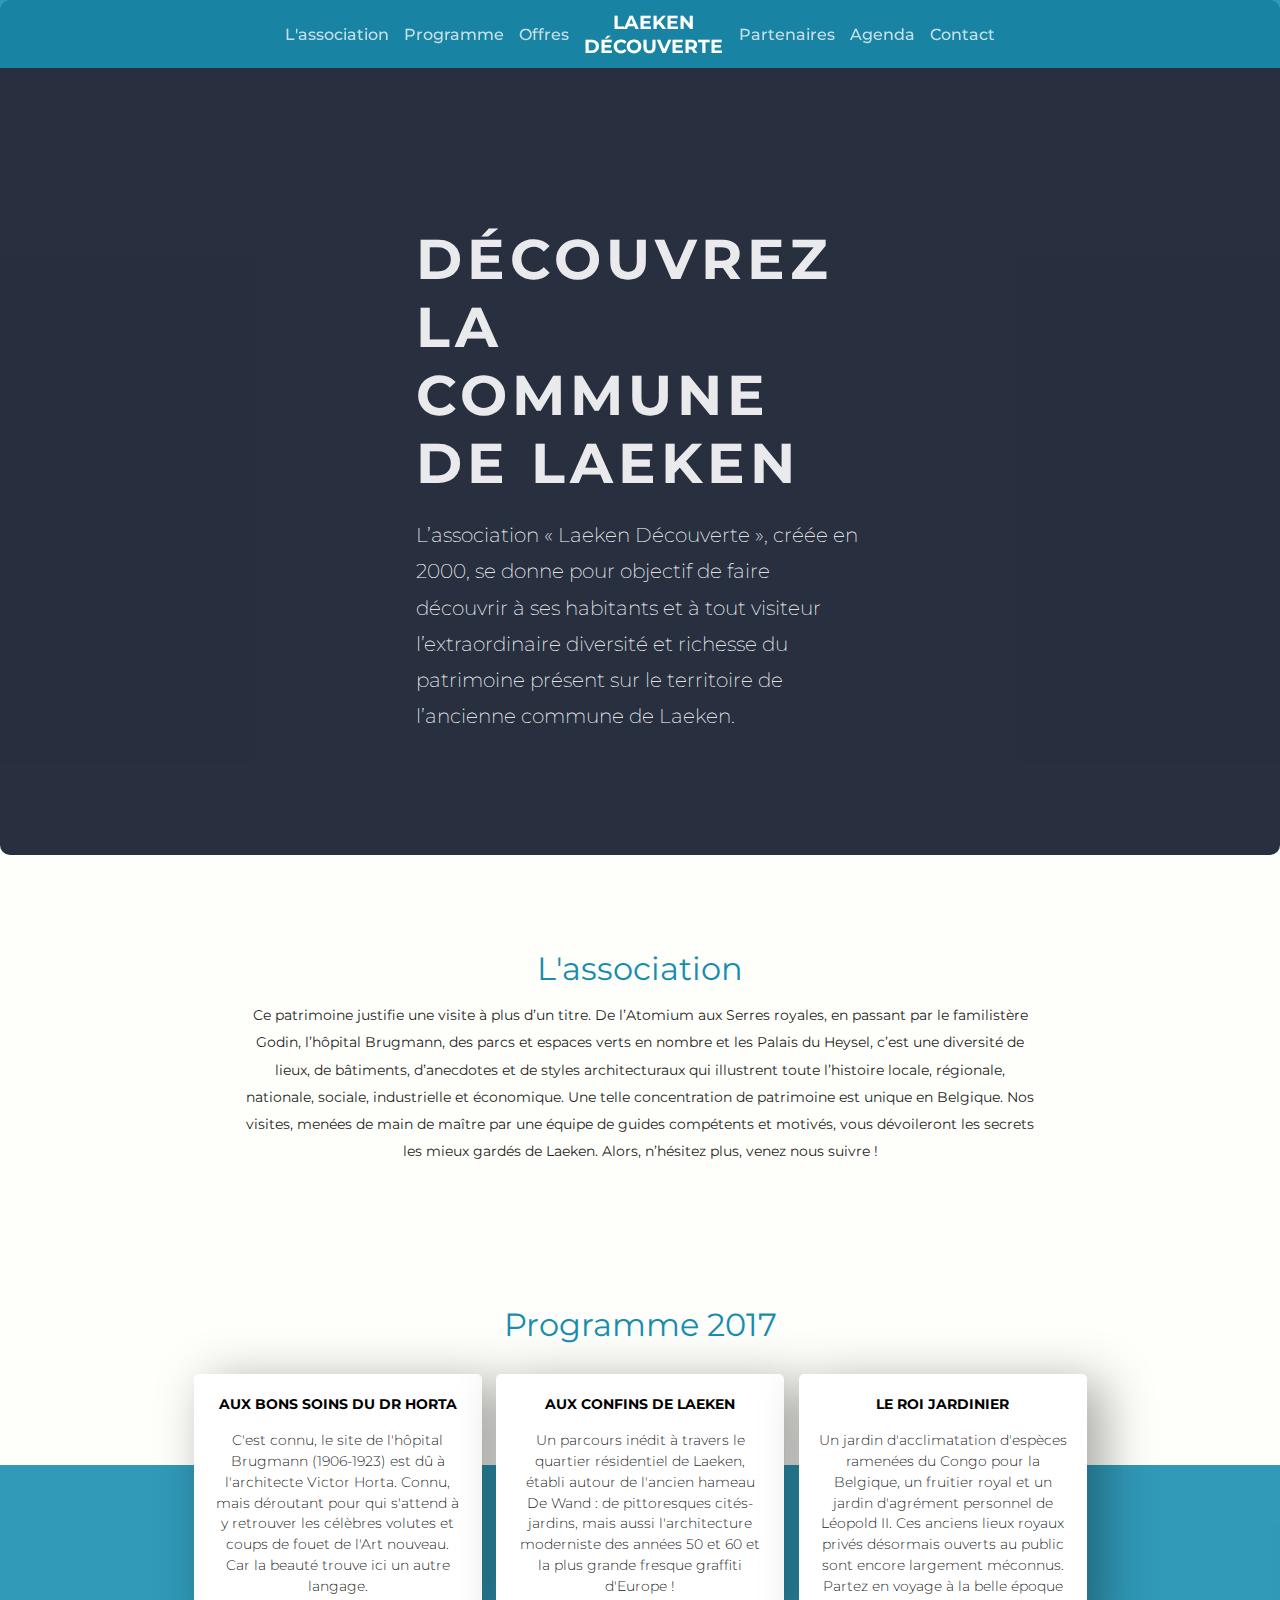
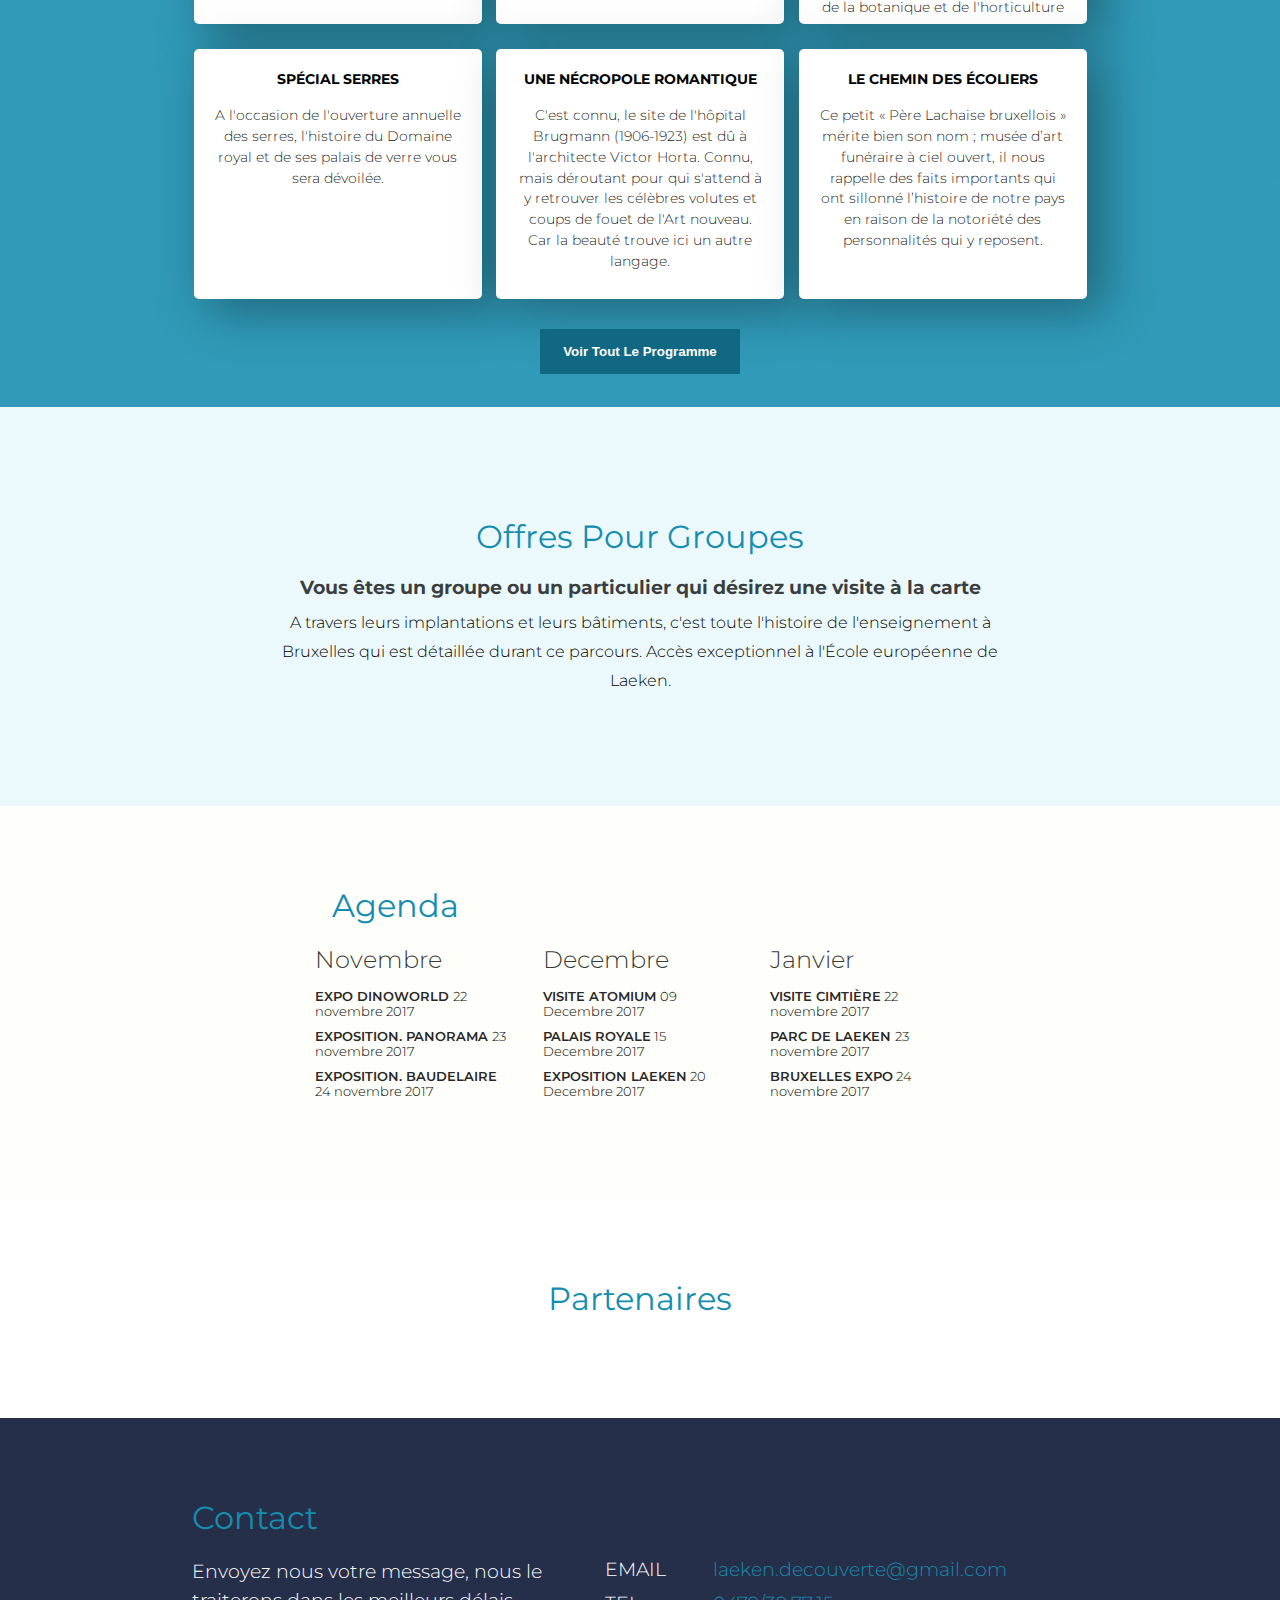
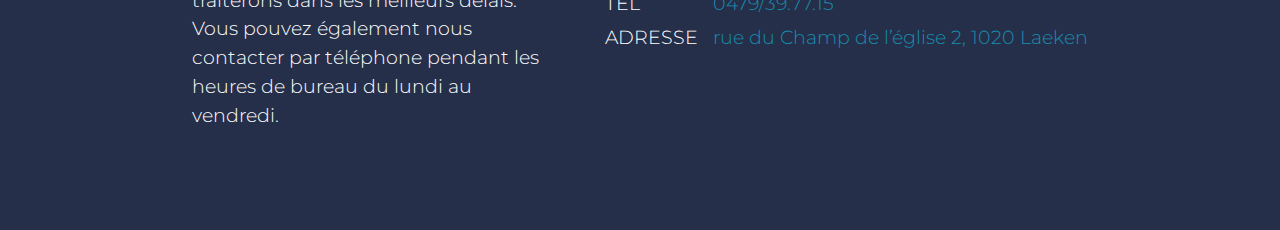
<file: index.html>
<!doctype html>
<html lang="en">
<head>
    <meta charset="UTF-8">
    <meta name="viewport"
          content="width=device-width, user-scalable=no, initial-scale=1.0, maximum-scale=1.0, minimum-scale=1.0">
    <meta http-equiv="X-UA-Compatible" content="ie=edge">
    <link rel="stylesheet" href="styles.css">

    <link rel="apple-touch-icon" sizes="180x180" href="./img/Favicon/apple-touch-icon.png">
    <link rel="icon" type="image/png" sizes="32x32" href="./img/Favicon/favicon-32x32.png">
    <link rel="icon" type="image/png" sizes="16x16" href="./img/Favicon/favicon-16x16.png">
    <link rel="manifest" href="./img/Favicon/manifest.json">
    <link rel="mask-icon" href="./img/Favicon/safari-pinned-tab.svg" color="#5bbad5">


    <meta name="msapplication-TileColor" content="#da532c">
    <meta name="msapplication-TileImage" content="/mstile-144x144.png">
    <meta name="theme-color" content="#ffffff">
    <title>Laeken Découverte</title>
</head>
<body>
<header>
    <div id="header_overlay">
        <nav>
            <div id="nav_bg">
                <h3 id="logo_mobile">
                    laken <br> Découverte
                </h3>
                <ul id="menu">
                    <li id="assoc_link">L'association</li>
                    <li id="programme_link">Programme</li>
                    <li id="offre_link">Offres</li>
                    <li id="logo"><h2>Laeken <br> Découverte</h2></li>
                    <li id="partenaires_link">Partenaires</li>
                    <li id="agenda_link">Agenda</li>
                    <li id="contact_link">Contact</li>
                </ul>
            </div>
        </nav>
        <div id="content">
            <h1>Découvrez la commune de Laeken</h1>
            <p>L’association « Laeken Découverte », créée en 2000, se donne pour objectif de faire découvrir à ses
                habitants et à tout visiteur l’extraordinaire diversité et richesse du patrimoine présent sur le
                territoire de l’ancienne commune de Laeken.</p>
        </div>

    </div>


</header>

<div id="mission">
    <h2 class="title">L'association</h2>
    <p>Ce patrimoine justifie une visite à plus d’un titre. De l’Atomium aux Serres royales, en passant par le
        familistère Godin, l’hôpital Brugmann, des parcs et espaces verts en nombre et les Palais du Heysel,
        c’est une diversité de lieux, de bâtiments, d’anecdotes et de styles architecturaux qui illustrent toute
        l’histoire
        locale, régionale, nationale, sociale, industrielle et économique. Une telle concentration de patrimoine est
        unique en Belgique.
        Nos visites, menées de main de maître par une équipe de guides compétents et motivés, vous dévoileront les
        secrets les mieux gardés de Laeken. Alors, n’hésitez plus, venez nous suivre !</p>
</div>

<div id="programme">
    <div class="bg">
        <h2 class="title">Programme 2017</h2>
        <div class="content">
            <div class="item">
                <div class="text">
                    <h3>Aux bons soins du Dr Horta</h3>
                    <p>C'est connu, le site de l'hôpital Brugmann (1906-1923) est dû à l'architecte Victor Horta. Connu,
                        mais déroutant pour qui s'attend à y retrouver les célèbres volutes et coups de fouet de l'Art
                        nouveau. Car la beauté trouve ici un autre langage.</p>
                </div>
            </div>
            <div class="item">
                <div class="text">
                    <h3>Aux confins de Laeken</h3>
                    <p>Un parcours inédit à travers le quartier résidentiel de Laeken, établi autour de l'ancien hameau
                        De Wand : de pittoresques cités-jardins, mais aussi l'architecture moderniste des années 50 et
                        60 et la plus grande fresque graffiti d'Europe !</p>
                </div>
            </div>
            <div class="item">
                <div class="text">
                    <h3>Le Roi Jardinier</h3>
                    <p>Un jardin d'acclimatation d'espèces ramenées du Congo pour la Belgique, un fruitier royal et un
                        jardin d'agrément personnel de Léopold II. Ces anciens lieux royaux privés désormais ouverts au
                        public sont encore largement méconnus. Partez en voyage à la belle époque de la botanique et de
                        l'horticulture</p>
                </div>
            </div>
            <div class="item">
                <div class="text">
                    <h3>Spécial Serres</h3>
                    <p>A l'occasion de l'ouverture annuelle des serres, l'histoire du Domaine royal et de ses palais de
                        verre vous sera dévoilée.</p>
                </div>
            </div>
            <div class="item">
                <div class="text">
                    <h3>Une nécropole romantique</h3>
                    <p>C'est connu, le site de l'hôpital Brugmann (1906-1923) est dû à l'architecte Victor Horta. Connu,
                        mais déroutant pour qui s'attend à y retrouver les célèbres volutes et coups de fouet de l'Art
                        nouveau. Car la beauté trouve ici un autre langage.</p>
                </div>
            </div>
            <div class="item">
                <div class="text">
                    <h3>Le chemin des écoliers</h3>
                    <p>Ce petit « Père Lachaise bruxellois » mérite bien son nom ; musée d’art funéraire à ciel ouvert,
                        il nous rappelle des faits importants qui ont sillonné l’histoire de notre pays en raison de la
                        notoriété des personnalités qui y reposent.</p>
                </div>
            </div>
            <div class="noflex">
                <a href="http://www.laekendecouverte.be/spip.php?rubrique1">
                    <button>Voir Tout Le Programme</button>
                </a>
            </div>
        </div>
    </div>
</div>
<div id="offres">
    <h2 class="title">Offres Pour Groupes</h2>
    <div class="content">
        <h3>Vous êtes un groupe ou un particulier qui désirez une visite à la carte</h3>
        <p>A travers leurs implantations et leurs bâtiments, c'est toute l'histoire de l'enseignement à Bruxelles qui
            est détaillée durant ce parcours. Accès exceptionnel à l'École européenne de Laeken.</p>
    </div>
</div>


<div id="agenda">
    <div id="ctn_title">
        <h2 class="title">Agenda</h2>
    </div>
    <div class="content">
        <div class="item">
            <h3>Novembre</h3>
            <ul>
                <li><span class="lieu">Expo DinoWorld </span> 22 novembre 2017</li>
                <li><span class="lieu">Exposition. Panorama </span> 23 novembre 2017</li>
                <li><span class="lieu">Exposition. Baudelaire </span> 24 novembre 2017</li>
            </ul>
        </div>
        <div class="item">
            <h3>Decembre</h3>
            <ul>
                <li><span class="lieu">Visite Atomium </span> 09 Decembre 2017</li>
                <li><span class="lieu">Palais Royale</span> 15 Decembre 2017</li>
                <li><span class="lieu">Exposition Laeken</span> 20 Decembre 2017</li>
            </ul>
        </div>
        <div class="item">
            <h3>Janvier</h3>
            <ul>
                <li><span class="lieu">Visite Cimtière</span> 22 novembre 2017</li>
                <li><span class="lieu">Parc de Laeken </span> 23 novembre 2017</li>
                <li><span class="lieu">Bruxelles expo</span> 24 novembre 2017</li>
            </ul>
        </div>
    </div>
</div>

<div id="partenaires">
    <h2 class="title">Partenaires</h2>
    <div class="content">
        <div class="img_ctn"><img class="lazyload" data-size="auto" data-src="img/logos/Atomium.png" alt=""></div>
        <div class="img_ctn"><img class="lazyload" data-size="auto" data-src="img/logos/brosella_500.jpg" alt=""></div>
        <div class="img_ctn"><img class="lazyload" data-size="auto" data-src="img/logos/bruzz.png" alt=""></div>
        <div class="img_ctn"><img class="lazyload" data-size="auto" data-src="img/logos/logomdcbxlnord.png" alt="">
        </div>
        <div class="img_ctn"><img class="lazyload" data-size="auto" data-src="img/logos/bx1.png" alt=""></div>
        <div class="img_ctn"><img class="lazyload" data-size="auto" data-src="img/logos/ieb.jpg" alt=""></div>
        <div class="img_ctn"><img class="lazyload" data-size="auto" data-src="img/logos/picol.png" alt=""></div>
        <div class="img_ctn"><img class="lazyload" data-size="auto" data-src="img/logos/visitbrussels.png" alt=""></div>
    </div>
</div>

<div id="contact">
    <h2 class="title">Contact</h2>
    <div class="content">
        <div class="text">
            Envoyez nous votre message, nous le traiterons dans les meilleurs délais.
            Vous pouvez également nous contacter par téléphone pendant les heures de bureau du lundi au vendredi.
        </div>
        <div class="infos">
            <div class="infosKey">
                <ul>
                    <li>Email</li>
                    <li>Tel</li>
                    <li>Adresse</li>
                </ul>
            </div>
            <div class="infosValue">
                <ul>
                    <li><span>laeken.decouverte@gmail.com</span></li>
                    <li><span>0479/39.77.15</span></li>
                    <li><span>rue du Champ de l’église 2, 1020 Laeken</span></li>
                </ul>
            </div>
        </div>
    </div>
</div>
<script src="./upup.min.js"></script>
<script src="./bundle.js"></script>
<script>
    UpUp.start({
        'content-url': 'offline.html'
    });
</script>
</body>
</html>
</file>
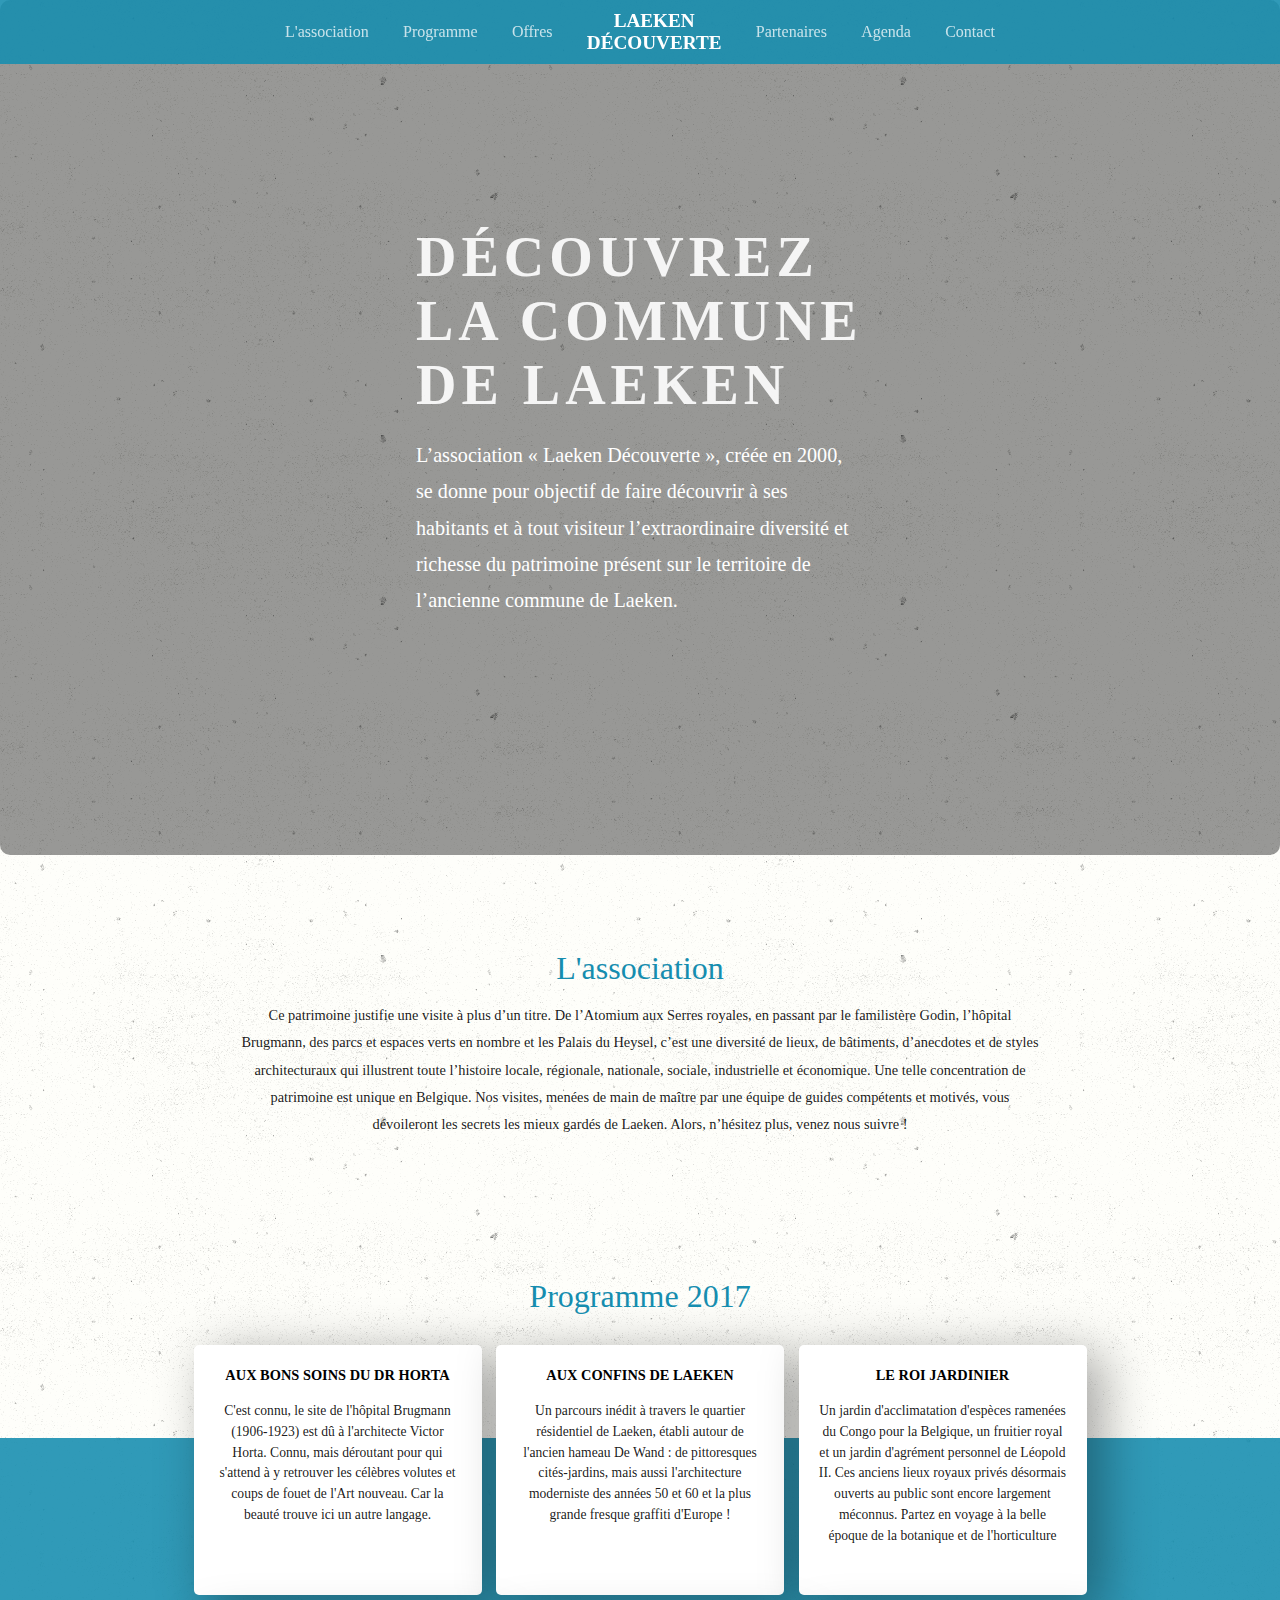
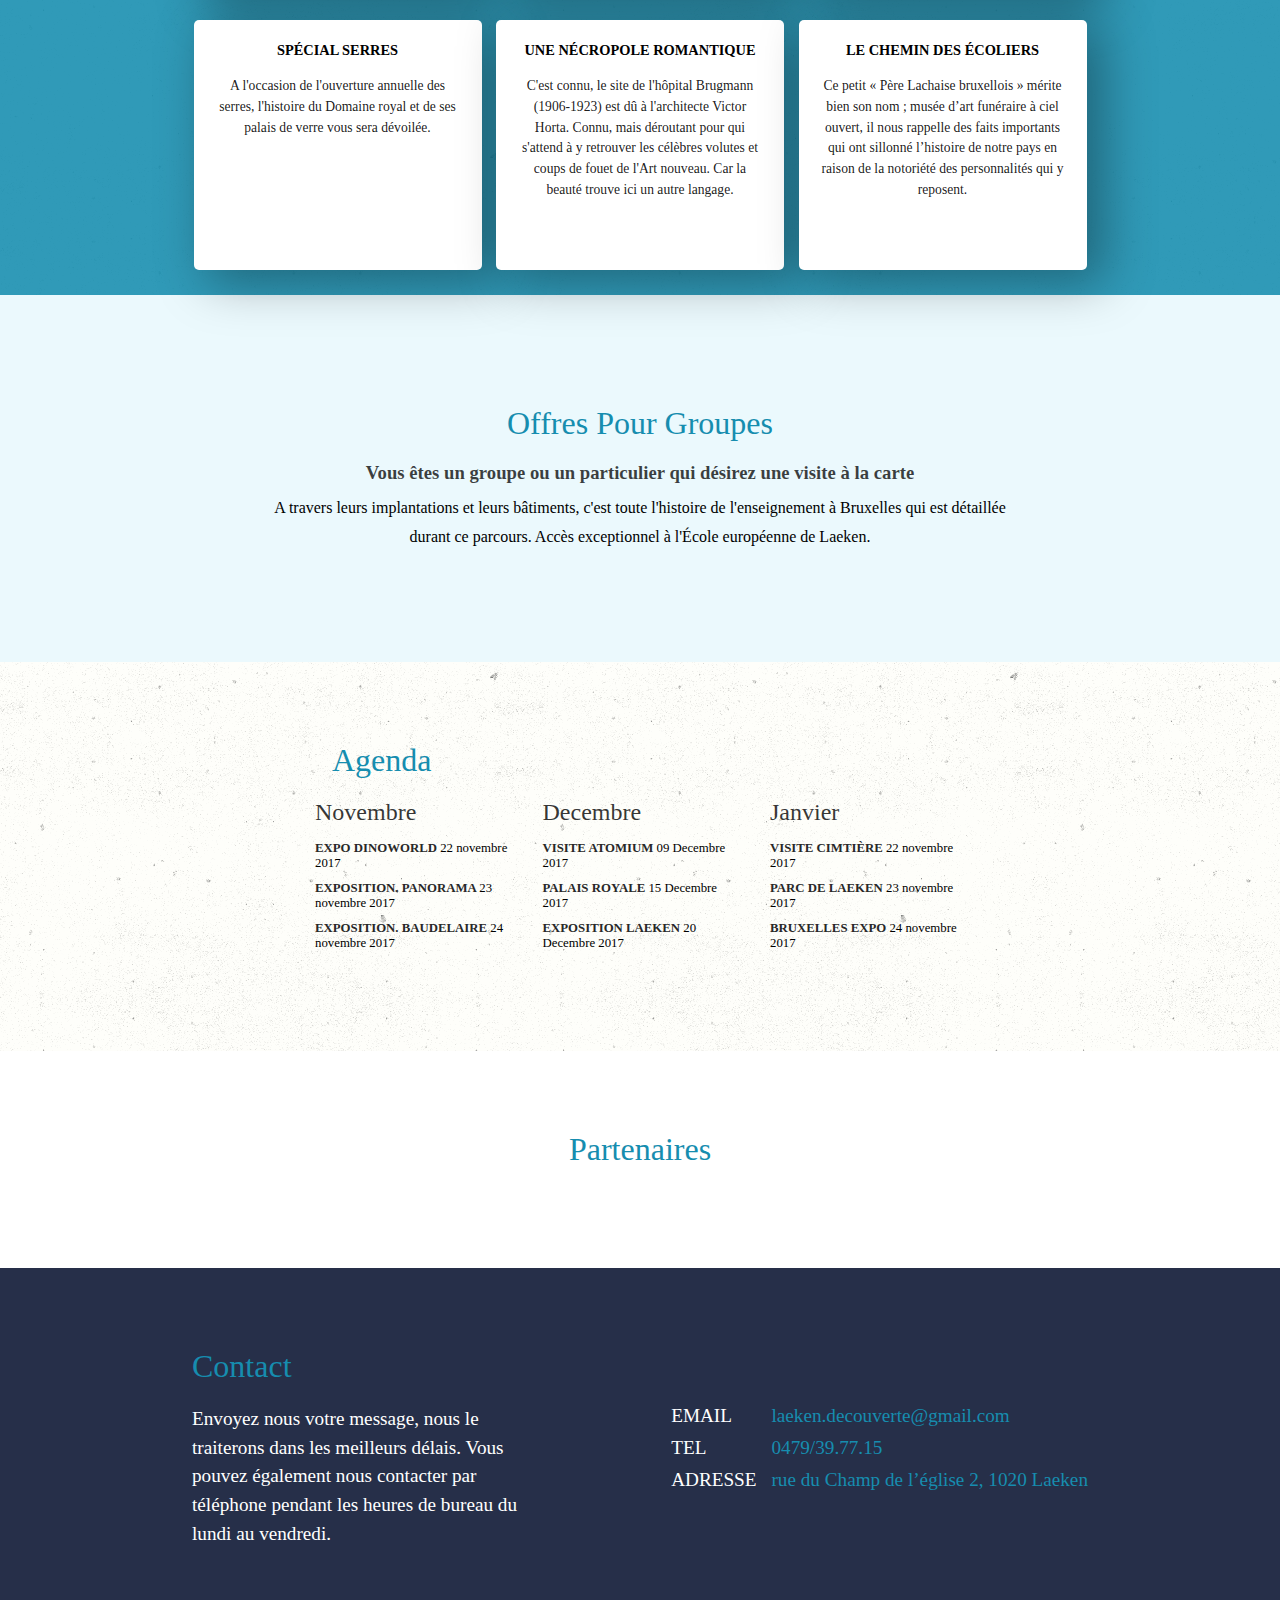
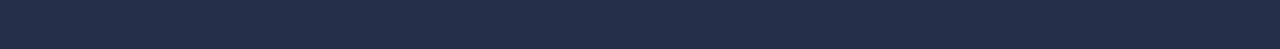
<file: offline.html>
<!doctype html>
<html lang="en">
<head>
    <meta charset="UTF-8">
    <meta name="viewport"
          content="width=device-width, user-scalable=no, initial-scale=1.0, maximum-scale=1.0, minimum-scale=1.0">
    <meta http-equiv="X-UA-Compatible" content="ie=edge">
    <link rel="apple-touch-icon" sizes="180x180" href="/apple-touch-icon.png">
    <link rel="icon" type="image/png" sizes="32x32" href="/favicon-32x32.png">
    <link rel="icon" type="image/png" sizes="16x16" href="/favicon-16x16.png">
    <link rel="manifest" href="/manifest.json">
    <link rel="mask-icon" href="/safari-pinned-tab.svg" color="#5bbad5">
    <meta name="msapplication-TileColor" content="#da532c">
    <meta name="msapplication-TileImage" content="/mstile-144x144.png">
    <meta name="theme-color" content="#ffffff">
    <title>Laeken Découverte</title>
    <style>
        @import url(https://fonts.googleapis.com/css?family=Montserrat:300,400,600);

        * {
            margin: 0;
            padding: 0;
            box-sizing: border-box
        }

        body {
            font-family: "Montserrat";
            font-size: 16px;
            font-weight: 300;
            background-color: #fefefa;
            background-image: url("img/0277c785a3840d5552a683eb740b46cb.png")
        }

        .secondaryTitle, #contact h2, #partenaires h2 {
            color: #168daf;
            font-family: "Montserrat";
            text-transform: none;
            font-weight: 400;
            margin-bottom: 20px;
            font-size: 2em
        }

        header {
            font-family: sans-serif;
            position: relative;
            height: 95vh;
            z-index: 999;
            background-size: cover
        }

        header #logo_mobile {
            display: none
        }

        header #header_overlay {
            height: 100%;
            background: rgba(0, 0, 0, 0.4);
            border-radius: 10px
        }

        header #header_overlay nav {
            width: 100%;
            position: fixed;
            background: rgba(22, 141, 175, 0.89);
            font-family: "Montserrat";
            font-weight: 500;
            padding: 10px
        }

        header #header_overlay nav #menu {
            list-style: none;
            margin: 0 auto;
            display: flex;
            width: 50%;
            min-width: 710px;
            justify-content: space-between;
            align-items: center
        }

        header #header_overlay nav #menu #logo {
            text-transform: uppercase;
            text-align: center;
            font-size: .8em;
            color: white
        }

        header #header_overlay nav #menu li:not(.logo) {
            color: rgba(255, 255, 255, 0.75)
        }

        header #header_overlay nav #menu li:not(.logo):hover {
            cursor: pointer;
            color: white
        }

        header #header_overlay #content {
            text-align: left;
            width: 35%;
            color: rgba(255, 255, 255, 0.9);
            margin: 0 auto;
            padding-top: 25vh;
            padding-bottom: 40vh;
            font-size: 1.4em
        }

        header #header_overlay #content h1 {
            font-family: "Montserrat";
            letter-spacing: 5px;
            text-transform: uppercase;
            font-size: 2.5em;
            margin-bottom: 20px
        }

        header #header_overlay #content p {
            font-family: "Montserrat";
            font-weight: 200;
            font-size: .9em;
            color: white;
            line-height: 1.8em
        }

        @media screen and (max-width: 1024px) {
            header #header_overlay #content {
                padding-top: 20vh;
                padding-bottom: 20vh;
                font-size: 1.2em
            }
        }

        @media screen and (max-width: 1000px) {
            header #header_overlay nav {
                width: 100%
            }

            header #header_overlay nav #menu {
                min-width: 450px;
                font-size: 1em
            }

            header #header_overlay nav #menu #logo {
                font-size: .50em
            }

            header #header_overlay nav #menu li {
                font-size: .75em
            }

            header #header_overlay #content {
                width: 60%
            }
        }

        @media screen and (max-width: 480px) {
            header {
                background-image: none;
                background-color: #168daf;
                height: 80vh
            }

            header #header_overlay {
                height: 100%
            }

            header #header_overlay #logo_mobile {
                display: block;
                text-transform: uppercase;
                text-align: center;
                font-size: .8em;
                color: white;
                margin-bottom: 15px
            }

            header #header_overlay nav {
                width: 100%
            }

            header #header_overlay nav #menu {
                min-width: 0;
                flex-direction: column
            }

            header #header_overlay nav #menu #logo {
                display: none
            }

            header #header_overlay nav #menu li {
                margin-bottom: 5px
            }

            header #header_overlay #content {
                text-align: center;
                width: 90%;
                color: rgba(255, 255, 255, 0.85);
                margin: 0 auto 20px;
                padding-top: 35vh;
                padding-bottom: 20vh;
                font-size: .9em
            }
        }

        #mission {
            text-align: center;
            width: 65%;
            max-width: 800px;
            margin: 100px auto 300px;
            line-height: 1.7em;
            border-radius: 50%
        }

        #mission h2 {
            color: #168daf;
            font-family: "Montserrat";
            text-transform: none;
            font-weight: 400;
            margin-bottom: 20px;
            font-size: 2em
        }

        #mission p {
            color: rgba(0, 0, 0, 0.9);
            font-weight: 400;
            font-size: .90em
        }

        @media screen and (max-width: 480px) {
            #mission {
                text-align: center;
                width: 85%;
                max-width: 550px;
                margin: 50px auto 250px;
                line-height: 1.5em;
                border-radius: 50%
            }

            #mission h2 {
                color: #168daf;
                font-family: "Montserrat";
                text-transform: none;
                font-weight: 400;
                margin-bottom: 20px;
                font-size: 2em
            }

            #mission p {
                color: rgba(0, 0, 0, 0.85);
                font-size: .8em
            }
        }

        #programme {
            -webkit-background-size: cover;
            background-size: cover
        }

        #programme .bg {
            background: rgba(22, 141, 175, 0.89)
        }

        #programme h2 {
            text-align: center;
            color: #168daf;
            font-family: "Montserrat";
            text-transform: none;
            font-weight: 400;
            top: -160px;
            position: relative;
            display: block;
            margin-bottom: 20px;
            font-size: 2em
        }

        #programme .content {
            margin: -150px auto 100px;
            display: flex;
            flex-direction: row;
            min-width: 893px;
            flex-wrap: wrap;
            width: 55%;
            justify-content: space-between
        }

        #programme .content .item {
            height: 250px;
            width: 32%;
            min-width: 288px;
            margin-bottom: 25px;
            background: white;
            -webkit-border-radius: 10px;
            -moz-border-radius: 10px;
            border-radius: 5px;
            box-shadow: 15px 10px 50px 2px rgba(0, 0, 0, 0.34)
        }

        #programme .content .item .ctn-img {
            overflow: hidden;
            height: 50%;
            cursor: pointer
        }

        #programme .content .item .ctn-img img {
            width: 150%;
            border-radius: 5px;
            transition: filter 200ms ease-in-out
        }

        #programme .content .item .ctn-img:hover > img {
            filter: grayscale(0)
        }

        #programme .content .item .text {
            text-align: center;
            padding: 20px 20px 0;
            overflow: hidden;
            line-height: 1.3em
        }

        #programme .content .item .text h3 {
            font-size: .9em;
            text-transform: uppercase;
            margin-bottom: 15px
        }

        #programme .content .item .text p {
            font-size: .85em;
            color: rgba(0, 0, 0, 0.9)
        }

        #programme .noflex {
            flex: 50 0 100%
        }

        #programme button {
            position: relative;
            background: #106882;
            padding: 15px;
            left: 50%;
            top: 20%;
            margin: -60px auto 50px;
            transform: translateX(-50%);
            font-weight: 600;
            width: 200px;
            color: white;
            border: 0
        }

        #programme button:hover {
            cursor: pointer;
            background: white;
            color: #168daf;
            transition: background 500ms ease-in-out
        }

        @media screen and (max-width: 1000px) {
            #programme .content {
                width: 70%;
                min-width: 550px
            }

            #programme .content .item {
                width: 48%;
                min-width: 50px
            }
        }

        @media screen and (max-width: 550px) {
            #programme .content {
                width: 50%;
                min-width: 300px
            }

            #programme .content .item {
                width: 100%;
                min-width: 264px
            }
        }

        #agenda {
            padding: 80px
        }

        #agenda .content {
            display: flex;
            justify-content: space-between;
            width: 55%;
            margin: 0 auto;
            min-width: 650px
        }

        #agenda #ctn_title {
            width: 55%;
            margin: 0 auto
        }

        #agenda h2 {
            color: #168daf;
            font-family: "Montserrat";
            text-transform: none;
            font-weight: 400;
            margin-bottom: 20px;
            font-size: 2em
        }

        #agenda .item {
            width: 30%;
            margin-bottom: 10px
        }

        #agenda .item h3 {
            font-weight: 300;
            color: rgba(0, 0, 0, 0.8);
            margin-bottom: 15px;
            font-size: 1.5em
        }

        #agenda .item ul {
            list-style: none
        }

        #agenda .item ul li {
            font-size: .8em;
            margin-bottom: 10px
        }

        #agenda .item ul li .lieu {
            text-transform: uppercase;
            color: #282828;
            font-weight: 600
        }

        @media screen and (max-width: 1000px) {
            #agenda #ctn_title {
                width: 70%
            }

            #agenda .content {
                width: 70%;
                flex-wrap: wrap;
                min-width: 0
            }

            #agenda .content .item {
                width: 48%
            }
        }

        @media screen and (max-width: 480px) {
            #agenda .content {
                flex-direction: column;
                flex-wrap: nowrap
            }

            #agenda .content .item {
                width: 100%
            }
        }

        #offres {
            background: #ebf9fd;
            text-align: center;
            margin-top: -100px;
            padding: 110px 0
        }

        #offres .title {
            color: #168daf;
            font-family: "Montserrat";
            text-transform: none;
            font-weight: 400;
            margin-bottom: 20px;
            font-size: 2em
        }

        #offres .content {
            width: 40%;
            margin: 0 auto
        }

        #offres .content h3 {
            color: rgba(0, 0, 0, 0.75);
            margin-bottom: 10px
        }

        #offres .content p {
            font-size: 1em;
            line-height: 1.8em
        }

        @media screen and (max-width: 1440px) {
            #offres .content {
                width: 60%
            }
        }

        @media screen and (max-width: 1024px) {
            #offres .content {
                width: 80%;
                margin: 0 auto
            }

            #offres .content h3 {
                margin-bottom: 10px
            }

            #offres .content p {
                font-size: 1em;
                line-height: 1.8em
            }
        }

        @media screen and (max-width: 480px) {
            #offres {
                padding: 30px 15px
            }

            #offres .content {
                width: 100%;
                margin: 0 auto
            }

            #offres .content h3 {
                margin-bottom: 10px
            }

            #offres .content p {
                font-size: 1em;
                line-height: 1.8em;
                color: rgba(0, 0, 0, 0.9)
            }
        }

        #contact {
            padding: 80px 0;
            background: #262f49;
            color: white
        }

        #contact h2 {
            display: block;
            width: 70%;
            margin: 0 auto
        }

        #contact .content {
            padding: 20px 0;
            width: 70%;
            margin: 0 auto;
            display: flex;
            justify-content: space-between;
            font-size: 1.2em
        }

        #contact .content .text {
            width: 40%;
            min-width: 300px;
            line-height: 1.5em
        }

        #contact .content .text p {
            display: block;
            width: 50%
        }

        #contact .content .infos {
            display: flex
        }

        #contact .content .infos .infosKey ul {
            list-style: none
        }

        #contact .content .infos .infosKey ul li {
            margin-bottom: 10px;
            text-transform: uppercase
        }

        #contact .content .infos .infosKey ul li span {
            color: #168daf
        }

        #contact .content .infos .infosValue {
            margin-left: 15px
        }

        #contact .content .infos .infosValue ul {
            list-style: none
        }

        #contact .content .infos .infosValue ul li {
            margin-bottom: 10px;
            color: #168daf
        }

        @media screen and (max-width: 822px) {
            #contact .title {
                text-align: center
            }

            #contact .content {
                min-width: 0;
                padding: 80px 0 20px;
                width: 90%;
                margin: 0 auto;
                flex-direction: column
            }

            #contact .content .text {
                width: 90%;
                margin-bottom: 50px
            }

            #contact .content .infos .infosKey {
                display: none
            }

            #contact .content .infos .infosValue {
                margin-left: 0
            }
        }

        #partenaires {
            padding: 80px;
            background: white
        }

        #partenaires h2 {
            text-align: center
        }

        #partenaires .content {
            width: 70%;
            margin: 0 auto;
            display: flex;
            flex-wrap: wrap;
            align-items: center;
            justify-content: space-between
        }

        #partenaires .content .img_ctn {
            width: 22%
        }

        #partenaires .content .img_ctn img {
            filter: grayscale(100%);
            width: 60%;
            display: block;
            margin: 0 auto;
            transition: filter 300ms ease-in-out
        }

        #partenaires .content .img_ctn img:hover {
            filter: grayscale(0)
        }

        @media screen and (max-width: 600px) {
            #partenaires {
                padding: 80px
            }

            #partenaires h2 {
                text-align: center
            }

            #partenaires .content {
                width: 90%
            }

            #partenaires .content .img_ctn {
                width: 40%
            }

            #partenaires .content .img_ctn img {
                filter: grayscale(100%);
                width: 60%;
                margin: 0 auto;
                transition: filter 300ms ease-in-out
            }

            #partenaires .content .img_ctn img:hover {
                filter: grayscale(0)
            }
        }

        @media screen and (max-width: 480px) {
            #partenaires {
                padding: 80px
            }

            #partenaires h2 {
                text-align: center
            }

            #partenaires .content {
                width: 100%
            }

            #partenaires .content .img_ctn {
                width: 50%
            }

            #partenaires .content .img_ctn img {
                filter: grayscale(100%);
                width: 80%;
                margin: 0 auto;
                transition: filter 300ms ease-in-out
            }

            #partenaires .content .img_ctn img:hover {
                filter: grayscale(0)
            }
        }    </style>
</head>
<body>

<header>
    <div id="header_overlay">
        <nav>
            <div id="nav_bg">
                <h3 id="logo_mobile">
                    laken <br> Découverte
                </h3>
                <ul id="menu">
                    <li id="assoc_link">L'association</li>
                    <li id="programme_link">Programme</li>
                    <li id="offre_link">Offres</li>
                    <li id="logo"><h2>Laeken <br> Découverte</h2></li>
                    <li id="partenaires_link">Partenaires</li>
                    <li id="agenda_link">Agenda</li>
                    <li id="contact_link">Contact</li>
                </ul>
            </div>
        </nav>
        <div id="content">
            <h1>Découvrez la commune de Laeken</h1>
            <p>L’association « Laeken Découverte », créée en 2000, se donne pour objectif de faire découvrir à ses
                habitants et à tout visiteur l’extraordinaire diversité et richesse du patrimoine présent sur le
                territoire de l’ancienne commune de Laeken.</p>
        </div>

    </div>


</header>

<div id="mission">
    <h2 class="title">L'association</h2>
    <p>Ce patrimoine justifie une visite à plus d’un titre. De l’Atomium aux Serres royales, en passant par le
        familistère Godin, l’hôpital Brugmann, des parcs et espaces verts en nombre et les Palais du Heysel,
        c’est une diversité de lieux, de bâtiments, d’anecdotes et de styles architecturaux qui illustrent toute
        l’histoire
        locale, régionale, nationale, sociale, industrielle et économique. Une telle concentration de patrimoine est
        unique en Belgique.
        Nos visites, menées de main de maître par une équipe de guides compétents et motivés, vous dévoileront les
        secrets les mieux gardés de Laeken. Alors, n’hésitez plus, venez nous suivre !</p>
</div>

<div id="programme">
    <div class="bg">
        <h2 class="title">Programme 2017</h2>
        <div class="content">
            <div class="item">
                <div class="text">
                    <h3>Aux bons soins du Dr Horta</h3>
                    <p>C'est connu, le site de l'hôpital Brugmann (1906-1923) est dû à l'architecte Victor Horta. Connu,
                        mais déroutant pour qui s'attend à y retrouver les célèbres volutes et coups de fouet de l'Art
                        nouveau. Car la beauté trouve ici un autre langage.</p>
                </div>
            </div>
            <div class="item">
                <div class="text">
                    <h3>Aux confins de Laeken</h3>
                    <p>Un parcours inédit à travers le quartier résidentiel de Laeken, établi autour de l'ancien hameau
                        De Wand : de pittoresques cités-jardins, mais aussi l'architecture moderniste des années 50 et
                        60 et la plus grande fresque graffiti d'Europe !</p>
                </div>
            </div>
            <div class="item">
                <div class="text">
                    <h3>Le Roi Jardinier</h3>
                    <p>Un jardin d'acclimatation d'espèces ramenées du Congo pour la Belgique, un fruitier royal et un
                        jardin d'agrément personnel de Léopold II. Ces anciens lieux royaux privés désormais ouverts au
                        public sont encore largement méconnus. Partez en voyage à la belle époque de la botanique et de
                        l'horticulture</p>
                </div>
            </div>
            <div class="item">
                <div class="text">
                    <h3>Spécial Serres</h3>
                    <p>A l'occasion de l'ouverture annuelle des serres, l'histoire du Domaine royal et de ses palais de
                        verre vous sera dévoilée.</p>
                </div>
            </div>
            <div class="item">
                <div class="text">
                    <h3>Une nécropole romantique</h3>
                    <p>C'est connu, le site de l'hôpital Brugmann (1906-1923) est dû à l'architecte Victor Horta. Connu,
                        mais déroutant pour qui s'attend à y retrouver les célèbres volutes et coups de fouet de l'Art
                        nouveau. Car la beauté trouve ici un autre langage.</p>
                </div>
            </div>
            <div class="item">
                <div class="text">
                    <h3>Le chemin des écoliers</h3>
                    <p>Ce petit « Père Lachaise bruxellois » mérite bien son nom ; musée d’art funéraire à ciel ouvert,
                        il nous rappelle des faits importants qui ont sillonné l’histoire de notre pays en raison de la
                        notoriété des personnalités qui y reposent.</p>
                </div>
            </div>
        </div>
    </div>
</div>
<div id="offres">
    <h2 class="title">Offres Pour Groupes</h2>
    <div class="content">
        <h3>Vous êtes un groupe ou un particulier qui désirez une visite à la carte</h3>
        <p>A travers leurs implantations et leurs bâtiments, c'est toute l'histoire de l'enseignement à Bruxelles qui
            est détaillée durant ce parcours. Accès exceptionnel à l'École européenne de Laeken.</p>
    </div>
</div>


<div id="agenda">
    <div id="ctn_title">
        <h2 class="title">Agenda</h2>
    </div>
    <div class="content">
        <div class="item">
            <h3>Novembre</h3>
            <ul>
                <li><span class="lieu">Expo DinoWorld </span> 22 novembre 2017</li>
                <li><span class="lieu">Exposition. Panorama </span> 23 novembre 2017</li>
                <li><span class="lieu">Exposition. Baudelaire </span> 24 novembre 2017</li>
            </ul>
        </div>
        <div class="item">
            <h3>Decembre</h3>
            <ul>
                <li><span class="lieu">Visite Atomium </span> 09 Decembre 2017</li>
                <li><span class="lieu">Palais Royale</span> 15 Decembre 2017</li>
                <li><span class="lieu">Exposition Laeken</span> 20 Decembre 2017</li>
            </ul>
        </div>
        <div class="item">
            <h3>Janvier</h3>
            <ul>
                <li><span class="lieu">Visite Cimtière</span> 22 novembre 2017</li>
                <li><span class="lieu">Parc de Laeken </span> 23 novembre 2017</li>
                <li><span class="lieu">Bruxelles expo</span> 24 novembre 2017</li>
            </ul>
        </div>
    </div>
</div>

<div id="partenaires">
    <h2 class="title">Partenaires</h2>
    <div class="content">
        <div class="img_ctn"><img class="lazyload" data-size="auto" data-src="img/logos/Atomium.png" alt=""></div>
        <div class="img_ctn"><img class="lazyload" data-size="auto" data-src="img/logos/brosella_500.jpg" alt=""></div>
        <div class="img_ctn"><img class="lazyload" data-size="auto" data-src="img/logos/bruzz.png" alt=""></div>
        <div class="img_ctn"><img class="lazyload" data-size="auto" data-src="img/logos/logomdcbxlnord.png" alt="">
        </div>
        <div class="img_ctn"><img class="lazyload" data-size="auto" data-src="img/logos/bx1.png" alt=""></div>
        <div class="img_ctn"><img class="lazyload" data-size="auto" data-src="img/logos/ieb.jpg" alt=""></div>
        <div class="img_ctn"><img class="lazyload" data-size="auto" data-src="img/logos/picol.png" alt=""></div>
        <div class="img_ctn"><img class="lazyload" data-size="auto" data-src="img/logos/visitbrussels.png" alt=""></div>
    </div>
</div>

<div id="contact">
    <h2 class="title">Contact</h2>
    <div class="content">
        <div class="text">
            Envoyez nous votre message, nous le traiterons dans les meilleurs délais.
            Vous pouvez également nous contacter par téléphone pendant les heures de bureau du lundi au vendredi.
        </div>
        <div class="infos">
            <div class="infosKey">
                <ul>
                    <li>Email</li>
                    <li>Tel</li>
                    <li>Adresse</li>
                </ul>
            </div>
            <div class="infosValue">
                <ul>
                    <li><span>laeken.decouverte@gmail.com</span></li>
                    <li><span>0479/39.77.15</span></li>
                    <li><span>rue du Champ de l’église 2, 1020 Laeken</span></li>
                </ul>
            </div>
        </div>
    </div>
</div>
<script src="./js/upup.sw.min.js"></script>
<script src="./js/upup.js"></script>
<script src="./js/bundle.js"></script>
<script src="./js/bundle.js"></script>
</body>
</html>
</file>
<file: styles.css>
@import url(https://fonts.googleapis.com/css?family=Montserrat:300,400,600);@charset "UTF-8";
* {
    margin: 0;
    padding: 0;
    box-sizing: border-box; }

body {
    font-family: "Montserrat";
    font-size: 16px;
    font-weight: 300;
    background-color: #fefefa; }

.secondaryTitle, #contact h2, #partenaires h2 {
    color: #168daf;
    font-family: "Montserrat";
    text-transform: none;
    font-weight: 400;
    margin-bottom: 20px;
    font-size: 2em; }

header {
    font-family: sans-serif;
    position: relative;
    height: 95vh;
    z-index: 999;
}
header #logo_mobile {
    display: none; }
header #header_overlay {
    height: 100%;
    background: rgba(13, 22, 40, 0.89);
    border-radius: 10px; }
header #header_overlay nav {
    width: 100%;
    position: fixed;
    background: rgba(22, 141, 175, 0.89);
    font-family: "Montserrat";
    font-weight: 500;
    padding: 10px; }
header #header_overlay nav #menu {
    list-style: none;
    margin: 0 auto;
    display: flex;
    width: 50%;
    min-width: 710px;
    justify-content: space-between;
    align-items: center; }
header #header_overlay nav #menu #logo {
    text-transform: uppercase;
    text-align: center;
    font-size: 0.8em;
    color: white; }
header #header_overlay nav #menu li:not(.logo) {
    color: rgba(255, 255, 255, 0.75); }
header #header_overlay nav #menu li:not(.logo):hover {
    cursor: pointer;
    color: white; }
header #header_overlay #content {
    text-align: left;
    width: 35%;
    color: rgba(255, 255, 255, 0.9);
    margin: 0 auto;
    padding-top: 25vh;
    padding-bottom: 40vh;
    font-size: 1.4em; }
header #header_overlay #content h1 {
    font-family: "Montserrat";
    letter-spacing: 5px;
    text-transform: uppercase;
    font-size: 2.5em;
    margin-bottom: 20px; }
header #header_overlay #content p {
    font-family: "Montserrat";
    font-weight: 200;
    font-size: 0.9em;
    color: white;
    line-height: 1.8em; }

@media screen and (max-width: 1024px) {
    header #header_overlay #content {
        padding-top: 20vh;
        padding-bottom: 20vh;
        font-size: 1.2em; } }

@media screen and (max-width: 1000px) {
    header #header_overlay nav {
        width: 100%; }
    header #header_overlay nav #menu {
        min-width: 450px;
        font-size: 1em; }
    header #header_overlay nav #menu #logo {
        font-size: 0.50em; }
    header #header_overlay nav #menu li {
        font-size: 0.75em; }
    header #header_overlay #content {
        width: 60%; } }

@media screen and (max-width: 480px) {
    header {
        background-image: none;
        background-color: #168daf;
        height: 80vh; }
    header #header_overlay {
        height: 100%; }
    header #header_overlay #logo_mobile {
        display: block;
        text-transform: uppercase;
        text-align: center;
        font-size: 0.8em;
        color: white;
        margin-bottom: 15px; }
    header #header_overlay nav {
        width: 100%; }
    header #header_overlay nav #menu {
        min-width: 0;
        flex-direction: column; }
    header #header_overlay nav #menu #logo {
        display: none; }
    header #header_overlay nav #menu li {
        margin-bottom: 5px; }
    header #header_overlay #content {
        text-align: center;
        width: 90%;
        color: rgba(255, 255, 255, 0.85);
        margin: 0 auto 20px;
        padding-top: 35vh;
        padding-bottom: 20vh;
        font-size: 0.9em; } }

#mission {
    text-align: center;
    width: 65%;
    max-width: 800px;
    margin: 100px auto 300px;
    line-height: 1.7em;
    border-radius: 50%; }
#mission h2 {
    color: #168daf;
    font-family: "Montserrat";
    text-transform: none;
    font-weight: 400;
    margin-bottom: 20px;
    font-size: 2em; }
#mission p {
    color: rgba(0, 0, 0, 0.9);
    font-weight: 400;
    font-size: 0.90em; }

@media screen and (max-width: 480px) {
    #mission {
        text-align: center;
        width: 85%;
        max-width: 550px;
        margin: 50px auto 250px;
        line-height: 1.5em;
        border-radius: 50%; }
    #mission h2 {
        color: #168daf;
        font-family: "Montserrat";
        text-transform: none;
        font-weight: 400;
        margin-bottom: 20px;
        font-size: 2em; }
    #mission p {
        color: rgba(0, 0, 0, 0.85);
        font-size: 0.8em; } }

#programme {
    -webkit-background-size: cover;
    background-size: cover; }
#programme .bg {
    background: rgba(22, 141, 175, 0.89); }
#programme h2 {
    text-align: center;
    color: #168daf;
    font-family: "Montserrat";
    text-transform: none;
    font-weight: 400;
    top: -160px;
    position: relative;
    display: block;
    margin-bottom: 20px;
    font-size: 2em; }
#programme .content {
    margin: -150px auto 100px;
    display: flex;
    flex-direction: row;
    min-width: 893px;
    flex-wrap: wrap;
    width: 55%;
    justify-content: space-between; }
#programme .content .item {
    height: 250px;
    width: 32%;
    min-width: 288px;
    margin-bottom: 25px;
    background: white;
    -webkit-border-radius: 10px;
    -moz-border-radius: 10px;
    border-radius: 5px;
    box-shadow: 15px 10px 50px 2px rgba(0, 0, 0, 0.34); }
#programme .content .item .ctn-img {
    overflow: hidden;
    height: 50%;
    cursor: pointer; }
#programme .content .item .ctn-img img {
    width: 150%;
    border-radius: 5px;
    transition: filter 200ms ease-in-out; }
#programme .content .item .ctn-img:hover > img {
    filter: grayscale(0%); }
#programme .content .item .text {
    text-align: center;
    padding: 20px 20px 0;
    overflow: hidden;
    line-height: 1.3em; }
#programme .content .item .text h3 {
    font-size: 0.9em;
    text-transform: uppercase;
    margin-bottom: 15px; }
#programme .content .item .text p {
    font-size: 0.85em;
    color: rgba(0, 0, 0, 0.9); }
#programme .noflex {
    flex: 50 0 100%; }
#programme button {
    position: relative;
    background: #106882;
    padding: 15px;
    left: 50%;
    top: 20%;
    margin: -60px auto 50px;
    transform: translateX(-50%);
    font-weight: 600;
    width: 200px;
    color: white;
    border: none; }
#programme button:hover {
    cursor: pointer;
    background: white;
    color: #168daf;
    transition: background 500ms ease-in-out; }

@media screen and (max-width: 1000px) {
    #programme .content {
        width: 70%;
        min-width: 550px; }
    #programme .content .item {
        width: 48%;
        min-width: 50px; } }

@media screen and (max-width: 550px) {
    #programme .content {
        width: 50%;
        min-width: 300px; }
    #programme .content .item {
        width: 100%;
        min-width: 264px; } }

#agenda {
    padding: 80px; }
#agenda .content {
    display: flex;
    justify-content: space-between;
    width: 55%;
    margin: 0 auto;
    min-width: 650px; }
#agenda #ctn_title {
    width: 55%;
    margin: 0 auto; }
#agenda h2 {
    color: #168daf;
    font-family: "Montserrat";
    text-transform: none;
    font-weight: 400;
    margin-bottom: 20px;
    font-size: 2em; }
#agenda .item {
    width: 30%;
    margin-bottom: 10px; }
#agenda .item h3 {
    font-weight: 300;
    color: rgba(0, 0, 0, 0.8);
    margin-bottom: 15px;
    font-size: 1.5em; }
#agenda .item ul {
    list-style: none; }
#agenda .item ul li {
    font-size: 0.8em;
    margin-bottom: 10px; }
#agenda .item ul li .lieu {
    text-transform: uppercase;
    color: #282828;
    font-weight: 600; }

@media screen and (max-width: 1000px) {
    #agenda #ctn_title {
        width: 70%; }
    #agenda .content {
        width: 70%;
        flex-wrap: wrap;
        min-width: 0; }
    #agenda .content .item {
        width: 48%; } }

@media screen and (max-width: 480px) {
    #agenda .content {
        flex-direction: column;
        flex-wrap: nowrap; }
    #agenda .content .item {
        width: 100%; } }

#offres {
    background: #ebf9fd;
    text-align: center;
    margin-top: -100px;
    padding: 110px 0; }
#offres .title {
    color: #168daf;
    font-family: "Montserrat";
    text-transform: none;
    font-weight: 400;
    margin-bottom: 20px;
    font-size: 2em; }
#offres .content {
    width: 40%;
    margin: 0 auto; }
#offres .content h3 {
    color: rgba(0, 0, 0, 0.75);
    margin-bottom: 10px; }
#offres .content p {
    font-size: 1em;
    line-height: 1.8em; }

@media screen and (max-width: 1440px) {
    #offres .content {
        width: 60%; } }

@media screen and (max-width: 1024px) {
    #offres .content {
        width: 80%;
        margin: 0 auto; }
    #offres .content h3 {
        margin-bottom: 10px; }
    #offres .content p {
        font-size: 1em;
        line-height: 1.8em; } }

@media screen and (max-width: 480px) {
    #offres {
        padding: 30px 15px; }
    #offres .content {
        width: 100%;
        margin: 0 auto; }
    #offres .content h3 {
        margin-bottom: 10px; }
    #offres .content p {
        font-size: 1em;
        line-height: 1.8em;
        color: rgba(0, 0, 0, 0.9); } }

#contact {
    padding: 80px 0;
    background: #262F49;
    color: white; }
#contact h2 {
    display: block;
    width: 70%;
    margin: 0 auto; }
#contact .content {
    padding: 20px 0;
    width: 70%;
    margin: 0 auto;
    display: flex;
    justify-content: space-between;
    font-size: 1.2em; }
#contact .content .text {
    width: 40%;
    min-width: 300px;
    line-height: 1.5em; }
#contact .content .text p {
    display: block;
    width: 50%; }
#contact .content .infos {
    display: flex; }
#contact .content .infos .infosKey ul {
    list-style: none; }
#contact .content .infos .infosKey ul li {
    margin-bottom: 10px;
    text-transform: uppercase; }
#contact .content .infos .infosKey ul li span {
    color: #168daf; }
#contact .content .infos .infosValue {
    margin-left: 15px; }
#contact .content .infos .infosValue ul {
    list-style: none; }
#contact .content .infos .infosValue ul li {
    margin-bottom: 10px;
    color: #168daf; }

@media screen and (max-width: 822px) {
    #contact .title {
        text-align: center; }
    #contact .content {
        min-width: 0;
        padding: 80px 0px 20px;
        width: 90%;
        margin: 0 auto;
        flex-direction: column; }
    #contact .content .text {
        width: 90%;
        margin-bottom: 50px; }
    #contact .content .infos .infosKey {
        display: none; }
    #contact .content .infos .infosValue {
        margin-left: 0; } }

#partenaires {
    padding: 80px;
    background: white; }
#partenaires h2 {
    text-align: center; }
#partenaires .content {
    width: 70%;
    margin: 0 auto;
    display: flex;
    flex-wrap: wrap;
    align-items: center;
    justify-content: space-between; }
#partenaires .content .img_ctn {
    width: 22%; }
#partenaires .content .img_ctn img {
    filter: grayscale(100%);
    width: 60%;
    display: block;
    margin: 0 auto;
    transition: filter 300ms ease-in-out; }
#partenaires .content .img_ctn img:hover {
    filter: grayscale(0%); }

@media screen and (max-width: 600px) {
    #partenaires {
        padding: 80px; }
    #partenaires h2 {
        text-align: center; }
    #partenaires .content {
        width: 90%; }
    #partenaires .content .img_ctn {
        width: 40%; }
    #partenaires .content .img_ctn img {
        filter: grayscale(100%);
        width: 60%;
        margin: 0 auto;
        transition: filter 300ms ease-in-out; }
    #partenaires .content .img_ctn img:hover {
        filter: grayscale(0%); } }

@media screen and (max-width: 480px) {
    #partenaires {
        padding: 80px; }
    #partenaires h2 {
        text-align: center; }
    #partenaires .content {
        width: 100%; }
    #partenaires .content .img_ctn {
        width: 50%; }
    #partenaires .content .img_ctn img {
        filter: grayscale(100%);
        width: 80%;
        margin: 0 auto;
        transition: filter 300ms ease-in-out; }
    #partenaires .content .img_ctn img:hover {
        filter: grayscale(0%); } }

/*# sourceMappingURL=styles.css.map*/
</file>
